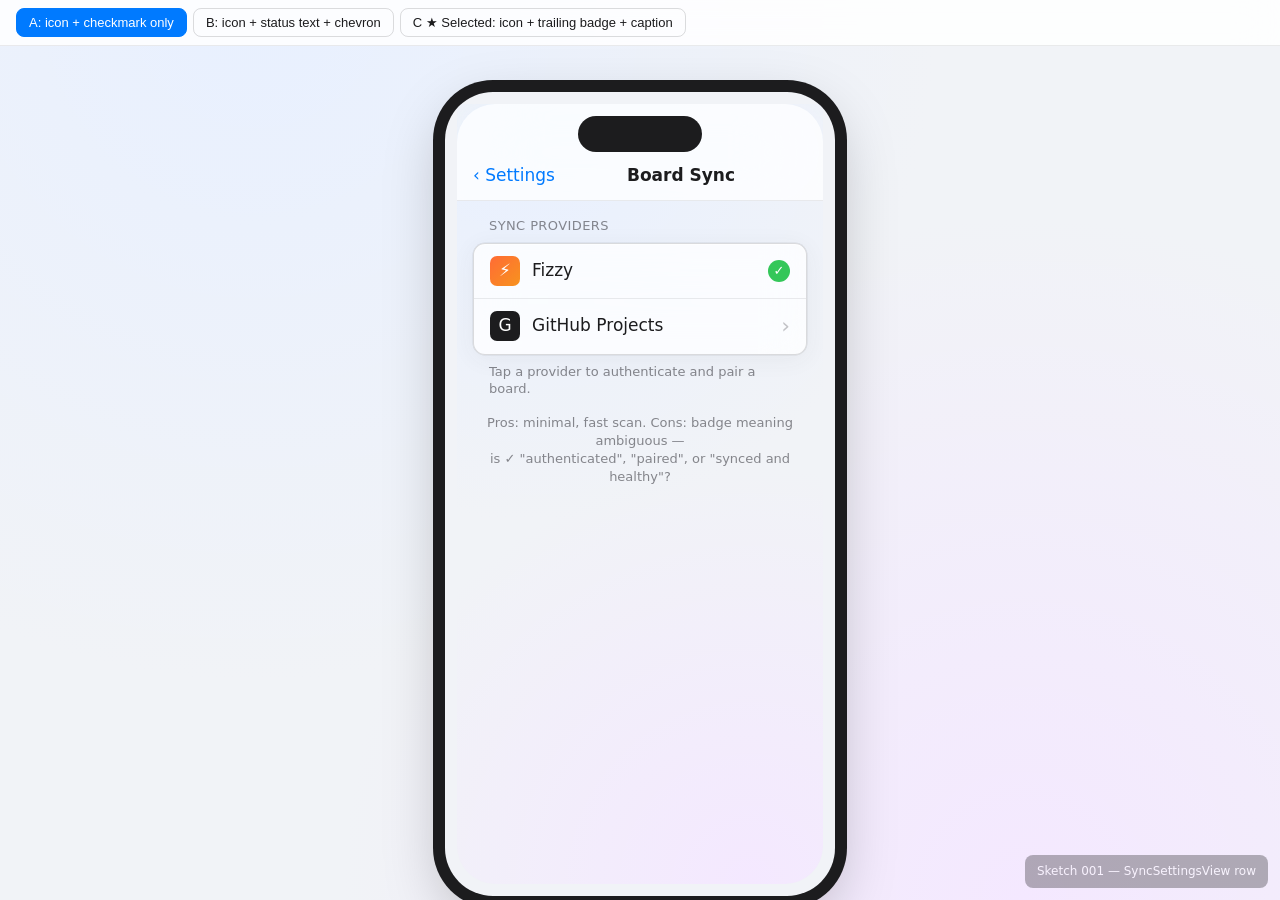
<file: .planning/sketches/001-sync-settings-row/index.html>
<!doctype html>
<html lang="en">
<head>
<meta charset="utf-8">
<meta name="viewport" content="width=device-width,initial-scale=1">
<title>Sketch 001 — SyncSettingsView row</title>
<link rel="stylesheet" href="../themes/default.css">
<style>
  /* Localized: a chip for the trailing status text */
  .row-status {
    display: inline-flex;
    align-items: center;
    gap: 4px;
    font-size: var(--text-sm);
    color: var(--color-text-secondary);
  }
  .row-status.connected { color: var(--color-success); }
  .row-status.warning { color: var(--color-warning); }

  .row-icon-fizzy { background: linear-gradient(135deg, #ff6b35, #f7931e); }
  .row-icon-github { background: #1c1c1e; }
  .row-icon-jira { background: #0052cc; }
  .row-icon-linear { background: linear-gradient(135deg, #5e6ad2, #8b91e7); }
</style>
</head>
<body>

<div id="variant-nav">
  <button class="variant-tab active" onclick="show('a', event)">A: icon + checkmark only</button>
  <button class="variant-tab" onclick="show('b', event)">B: icon + status text + chevron</button>
  <button class="variant-tab" onclick="show('c', event)">C ★ Selected: icon + trailing badge + caption</button>
</div>

<!-- ============================== Variant A ============================== -->
<div id="variant-a" class="variant active">
  <div class="device">
    <div class="device-screen">
      <div class="nav-bar">
        <span class="nav-back">‹ Settings</span>
        <span class="nav-title">Board Sync</span>
        <span class="nav-right"></span>
      </div>

      <div class="form-section">
        <div class="form-section-header">Sync Providers</div>
        <div class="form-card">
          <div class="row" onclick="alert('navigate to FizzyAuthView')">
            <div class="row-icon row-icon-fizzy">⚡︎</div>
            <div class="row-content">
              <div class="row-title">Fizzy</div>
            </div>
            <div class="row-trailing">
              <span class="badge badge-success">✓</span>
            </div>
          </div>
          <div class="row" onclick="alert('GitHub Projects (future)')">
            <div class="row-icon row-icon-github">G</div>
            <div class="row-content">
              <div class="row-title">GitHub Projects</div>
            </div>
            <div class="row-trailing chevron"></div>
          </div>
        </div>
        <div class="form-section-footer">
          Tap a provider to authenticate and pair a board.
        </div>
      </div>

      <p style="text-align:center; color: var(--color-text-secondary); font-size: var(--text-sm); padding: 0 20px;">
        Pros: minimal, fast scan. Cons: badge meaning ambiguous —<br>
        is ✓ "authenticated", "paired", or "synced and healthy"?
      </p>
    </div>
  </div>
</div>

<!-- ============================== Variant B ============================== -->
<div id="variant-b" class="variant">
  <div class="device">
    <div class="device-screen">
      <div class="nav-bar">
        <span class="nav-back">‹ Settings</span>
        <span class="nav-title">Board Sync</span>
        <span class="nav-right"></span>
      </div>

      <div class="form-section">
        <div class="form-section-header">Sync Providers</div>
        <div class="form-card">
          <!-- Connected + paired -->
          <div class="row" onclick="alert('navigate to FizzyAuthView paired state')">
            <div class="row-icon row-icon-fizzy">⚡︎</div>
            <div class="row-content">
              <div class="row-title">Fizzy</div>
              <div class="row-subtitle">Paired with “Roadmap” · Synced 2 min ago</div>
            </div>
            <div class="row-trailing chevron">
              <span class="row-status connected">Connected</span>
            </div>
          </div>
          <!-- Token revoked -->
          <div class="row" onclick="alert('navigate to FizzyAuthView 401 state')">
            <div class="row-icon row-icon-fizzy" style="opacity:0.55">⚡︎</div>
            <div class="row-content">
              <div class="row-title">Fizzy (second account)</div>
              <div class="row-subtitle">Re-enter access token</div>
            </div>
            <div class="row-trailing chevron">
              <span class="row-status warning">⚠ Action needed</span>
            </div>
          </div>
          <!-- Not set up -->
          <div class="row" onclick="alert('navigate to GitHub auth')">
            <div class="row-icon row-icon-github">G</div>
            <div class="row-content">
              <div class="row-title">GitHub Projects</div>
            </div>
            <div class="row-trailing chevron"></div>
          </div>
        </div>
        <div class="form-section-footer">
          Sync your local boards with cards on remote services.
        </div>
      </div>

      <p style="text-align:center; color: var(--color-text-secondary); font-size: var(--text-sm); padding: 0 20px;">
        Pros: fully self-explanatory. Cons: row gets tall, two-line subtitle on every row.
      </p>
    </div>
  </div>
</div>

<!-- ============================== Variant C ============================== -->
<div id="variant-c" class="variant">
  <div class="device">
    <div class="device-screen">
      <div class="nav-bar">
        <span class="nav-back">‹ Settings</span>
        <span class="nav-title">Board Sync</span>
        <span class="nav-right"></span>
      </div>

      <div class="form-section">
        <div class="form-section-header">Sync Providers</div>
        <div class="form-card">
          <div class="row">
            <div class="row-icon row-icon-fizzy">⚡︎</div>
            <div class="row-content">
              <div class="row-title">Fizzy</div>
              <div class="row-subtitle">Synced 2 min ago</div>
            </div>
            <div class="row-trailing">
              <span class="badge badge-success">✓</span>
              <span style="font-size: 18px; color: var(--color-text-tertiary);">›</span>
            </div>
          </div>
          <div class="row">
            <div class="row-icon row-icon-fizzy" style="opacity:0.55">⚡︎</div>
            <div class="row-content">
              <div class="row-title">Fizzy (second account)</div>
              <div class="row-subtitle">Tap to re-enter token</div>
            </div>
            <div class="row-trailing">
              <span class="badge badge-warning">!</span>
              <span style="font-size: 18px; color: var(--color-text-tertiary);">›</span>
            </div>
          </div>
          <div class="row">
            <div class="row-icon row-icon-github">G</div>
            <div class="row-content">
              <div class="row-title">GitHub Projects</div>
              <div class="row-subtitle">Not set up</div>
            </div>
            <div class="row-trailing">
              <span style="font-size: 18px; color: var(--color-text-tertiary);">›</span>
            </div>
          </div>
        </div>
      </div>

      <p style="text-align:center; color: var(--color-text-secondary); font-size: var(--text-sm); padding: 0 20px;">
        Hybrid: badge for icon-quick-read, subtitle for what action means.<br>
        Mid-density.
      </p>
    </div>
  </div>
</div>

<!-- Sketch tools -->
<div id="sketch-tools" style="position:fixed;bottom:12px;right:12px;z-index:9999;font-family:system-ui;font-size:12px;background:rgba(0,0,0,0.7);color:white;padding:8px 12px;border-radius:8px;opacity:0.4;transition:opacity 0.2s;" onmouseenter="this.style.opacity='1'" onmouseleave="this.style.opacity='0.4'">
  Sketch 001 — SyncSettingsView row
</div>

<script>
  function show(id, ev) {
    document.querySelectorAll('.variant').forEach(v => v.classList.remove('active'));
    document.querySelectorAll('.variant-tab').forEach(t => t.classList.remove('active'));
    document.getElementById('variant-' + id).classList.add('active');
    ev.currentTarget.classList.add('active');
  }
</script>
</body>
</html>
</file>
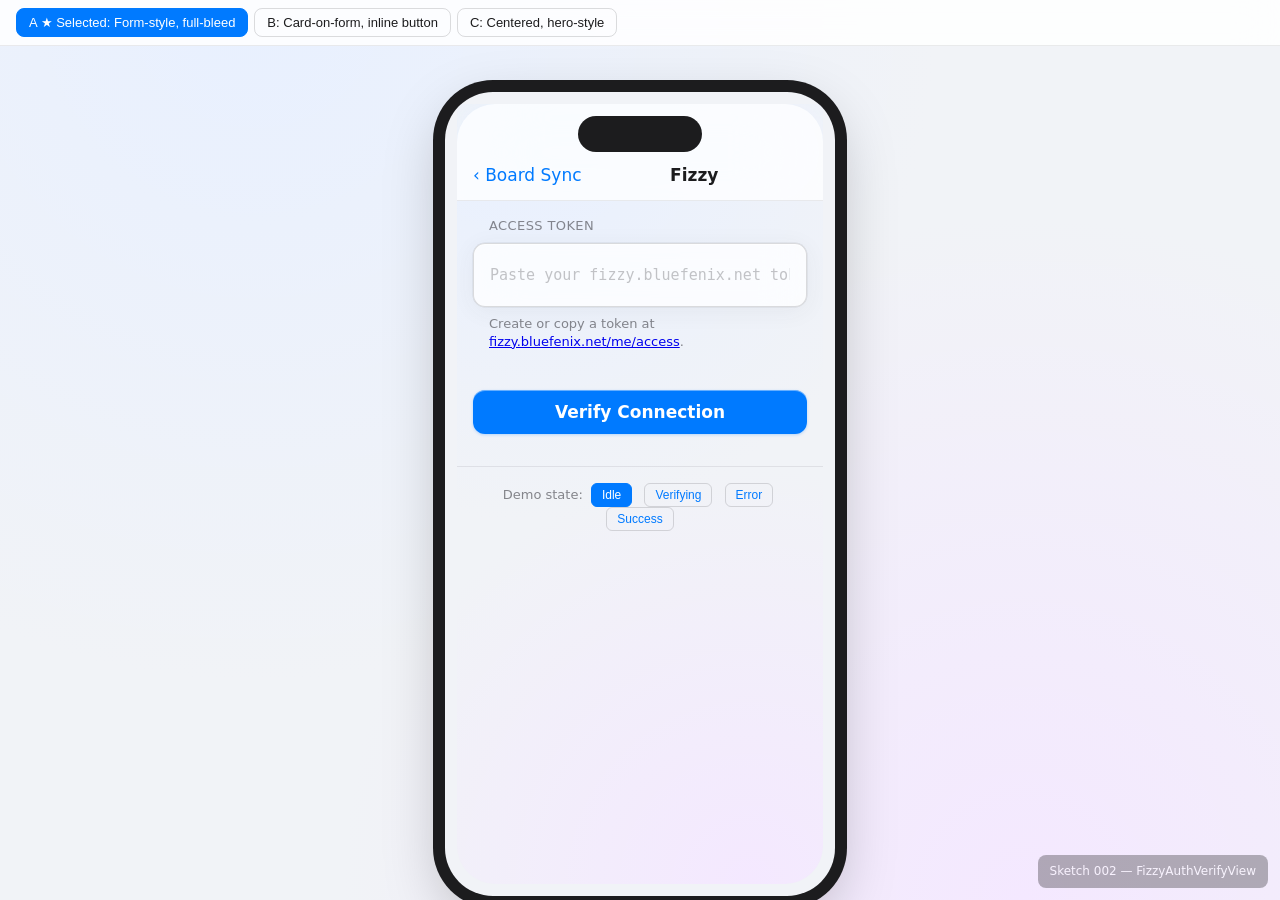
<file: .planning/sketches/002-fizzy-auth-verify/index.html>
<!doctype html>
<html lang="en">
<head>
<meta charset="utf-8">
<meta name="viewport" content="width=device-width,initial-scale=1">
<title>Sketch 002 — FizzyAuthVerifyView</title>
<link rel="stylesheet" href="../themes/default.css">
<style>
  .help-text {
    padding: 8px 16px 0 16px;
    font-size: var(--text-sm);
    color: var(--color-text-secondary);
    line-height: 1.45;
  }
  .help-text a { color: var(--color-tint); text-decoration: none; }

  .footer-button-area { padding: 24px 16px 32px 16px; }

  .centered-form {
    padding: 60px 24px 24px 24px;
    text-align: center;
  }

  .centered-form h2 {
    font-size: var(--text-xl);
    margin: 0 0 8px 0;
    font-weight: 600;
  }

  .centered-form p {
    font-size: var(--text-base);
    color: var(--color-text-secondary);
    margin: 0 0 32px 0;
    line-height: 1.45;
  }

  .token-input-floating {
    border: 0.5px solid var(--color-border);
    background: var(--color-surface);
    backdrop-filter: blur(20px);
    border-radius: var(--radius-md);
    padding: 16px;
    margin-bottom: 12px;
    text-align: left;
  }

  .input-label {
    font-size: var(--text-xs);
    text-transform: uppercase;
    letter-spacing: 0.5px;
    color: var(--color-text-secondary);
    font-weight: 600;
    display: block;
    margin-bottom: 4px;
  }

  .icon-large {
    width: 64px;
    height: 64px;
    border-radius: 16px;
    background: linear-gradient(135deg, #ff6b35, #f7931e);
    margin: 0 auto 16px auto;
    display: flex;
    align-items: center;
    justify-content: center;
    color: white;
    font-size: 32px;
  }

  .error-row {
    color: var(--color-danger);
    font-size: var(--text-sm);
    padding: 8px 16px;
    display: flex;
    align-items: center;
    gap: 6px;
  }

  .success-row {
    color: var(--color-success);
    font-size: var(--text-sm);
    padding: 8px 16px;
    display: flex;
    align-items: center;
    gap: 6px;
  }

  .spinner {
    display: inline-block;
    width: 14px;
    height: 14px;
    border: 2px solid currentColor;
    border-right-color: transparent;
    border-radius: 50%;
    animation: spin 0.6s linear infinite;
    vertical-align: middle;
    margin-right: 6px;
  }

  @keyframes spin { to { transform: rotate(360deg); } }

  .state-cycler {
    text-align: center;
    padding: 16px;
    font-size: var(--text-sm);
    color: var(--color-text-secondary);
    border-top: 0.5px solid var(--color-divider);
  }
  .state-cycler button {
    background: transparent;
    border: 1px solid var(--color-border);
    border-radius: 6px;
    padding: 4px 10px;
    margin: 0 4px;
    cursor: pointer;
    font-size: 12px;
    color: var(--color-tint);
  }
  .state-cycler button.active {
    background: var(--color-tint);
    color: white;
    border-color: var(--color-tint);
  }

  .btn-label-static { display: inline-block; }
  .btn-label-busy { display: none; }
  .btn[data-state="verifying"] .btn-label-static { display: none; }
  .btn[data-state="verifying"] .btn-label-busy { display: inline-block; }
</style>
</head>
<body>

<div id="variant-nav">
  <button class="variant-tab active" onclick="show('a', event)">A ★ Selected: Form-style, full-bleed</button>
  <button class="variant-tab" onclick="show('b', event)">B: Card-on-form, inline button</button>
  <button class="variant-tab" onclick="show('c', event)">C: Centered, hero-style</button>
</div>

<!-- ============================== Variant A — Form-style ============================== -->
<div id="variant-a" class="variant active">
  <div class="device">
    <div class="device-screen">
      <div class="nav-bar">
        <span class="nav-back">‹ Board Sync</span>
        <span class="nav-title">Fizzy</span>
        <span class="nav-right"></span>
      </div>

      <div class="form-section">
        <div class="form-section-header">Access Token</div>
        <div class="form-card">
          <div class="row" style="padding-top:14px; padding-bottom:14px;">
            <input class="input" placeholder="Paste your fizzy.bluefenix.net token" id="token-a" />
          </div>
        </div>
        <div class="form-section-footer">
          Create or copy a token at
          <a href="#">fizzy.bluefenix.net/me/access</a>.
        </div>
      </div>

      <div id="state-a-error" class="error-row" style="display:none;">
        ✕ Invalid token. Check it on fizzy.bluefenix.net and paste again.
      </div>
      <div id="state-a-success" class="success-row" style="display:none;">
        ✓ Verified — connected as Chris Pelatari (chris@pelatari.com)
      </div>

      <div class="footer-button-area">
        <button class="btn btn-primary" id="btn-a" data-state="idle" onclick="cycleState('a', 'verifying')">
          <span class="btn-label-static">Verify Connection</span>
          <span class="btn-label-busy"><span class="spinner"></span>Verifying…</span>
        </button>
      </div>

      <div class="state-cycler">
        Demo state:
        <button class="active" onclick="cycleState('a', 'idle')">Idle</button>
        <button onclick="cycleState('a', 'verifying')">Verifying</button>
        <button onclick="cycleState('a', 'error')">Error</button>
        <button onclick="cycleState('a', 'success')">Success</button>
      </div>
    </div>
  </div>
</div>

<!-- ============================== Variant B — Card on form, inline button ============================== -->
<div id="variant-b" class="variant">
  <div class="device">
    <div class="device-screen">
      <div class="nav-bar">
        <span class="nav-back">‹ Board Sync</span>
        <span class="nav-title">Fizzy</span>
        <span class="nav-right"></span>
      </div>

      <div class="form-section">
        <div class="form-section-header">Connect to Fizzy</div>
        <div class="form-card">
          <div class="row" style="padding: 14px 16px;">
            <input class="input" placeholder="Paste access token" id="token-b" />
          </div>
          <div class="row" style="padding: 0;">
            <button class="btn btn-primary" id="btn-b" data-state="idle" onclick="cycleState('b', 'verifying')"
                    style="border-radius:0; padding: 14px; box-shadow:none;">
              <span class="btn-label-static">Verify</span>
              <span class="btn-label-busy"><span class="spinner"></span>Verifying…</span>
            </button>
          </div>
        </div>
        <div class="form-section-footer">
          Token from <a href="#">fizzy.bluefenix.net/me/access</a>. Stored in Keychain.
        </div>
      </div>

      <div id="state-b-error" class="error-row" style="display:none;">
        ✕ Invalid token.
      </div>
      <div id="state-b-success" class="success-row" style="display:none;">
        ✓ Connected as Chris Pelatari · Continue to pair a board.
      </div>

      <div class="state-cycler">
        Demo state:
        <button class="active" onclick="cycleState('b', 'idle')">Idle</button>
        <button onclick="cycleState('b', 'verifying')">Verifying</button>
        <button onclick="cycleState('b', 'error')">Error</button>
        <button onclick="cycleState('b', 'success')">Success</button>
      </div>
    </div>
  </div>
</div>

<!-- ============================== Variant C — Centered hero ============================== -->
<div id="variant-c" class="variant">
  <div class="device">
    <div class="device-screen">
      <div class="nav-bar">
        <span class="nav-back">‹ Board Sync</span>
        <span class="nav-title">Fizzy</span>
        <span class="nav-right"></span>
      </div>

      <div class="centered-form">
        <div class="icon-large">⚡︎</div>
        <h2>Connect to Fizzy</h2>
        <p>Sync this board with a project on fizzy.bluefenix.net.</p>

        <div class="token-input-floating">
          <span class="input-label">Access Token</span>
          <input class="input" placeholder="claude-dev-…" id="token-c" />
        </div>

        <div id="state-c-error" class="error-row" style="display:none; justify-content:center;">
          ✕ Invalid token. Check it on Fizzy and paste again.
        </div>
        <div id="state-c-success" class="success-row" style="display:none; justify-content:center;">
          ✓ Connected as Chris Pelatari
        </div>

        <div style="margin-top: 16px;">
          <button class="btn btn-primary" id="btn-c" data-state="idle" onclick="cycleState('c', 'verifying')">
            <span class="btn-label-static">Verify Connection</span>
            <span class="btn-label-busy"><span class="spinner"></span>Verifying…</span>
          </button>
        </div>

        <p style="margin-top: 16px; font-size: var(--text-sm);">
          Need a token? <a href="#" style="color: var(--color-tint);">Open Fizzy access settings</a>
        </p>
      </div>

      <div class="state-cycler">
        Demo state:
        <button class="active" onclick="cycleState('c', 'idle')">Idle</button>
        <button onclick="cycleState('c', 'verifying')">Verifying</button>
        <button onclick="cycleState('c', 'error')">Error</button>
        <button onclick="cycleState('c', 'success')">Success</button>
      </div>
    </div>
  </div>
</div>

<div id="sketch-tools" style="position:fixed;bottom:12px;right:12px;z-index:9999;font-family:system-ui;font-size:12px;background:rgba(0,0,0,0.7);color:white;padding:8px 12px;border-radius:8px;opacity:0.4;transition:opacity 0.2s;" onmouseenter="this.style.opacity='1'" onmouseleave="this.style.opacity='0.4'">
  Sketch 002 — FizzyAuthVerifyView
</div>

<script>
  function show(id, ev) {
    document.querySelectorAll('.variant').forEach(v => v.classList.remove('active'));
    document.querySelectorAll('.variant-tab').forEach(t => t.classList.remove('active'));
    document.getElementById('variant-' + id).classList.add('active');
    ev.currentTarget.classList.add('active');
  }

  function cycleState(variant, state) {
    const err = document.getElementById('state-' + variant + '-error');
    const ok = document.getElementById('state-' + variant + '-success');
    const btn = document.getElementById('btn-' + variant);

    err.style.display = 'none';
    ok.style.display = 'none';
    btn.disabled = false;
    btn.dataset.state = 'idle';

    if (state === 'verifying') {
      btn.disabled = true;
      btn.dataset.state = 'verifying';
    } else if (state === 'error') {
      err.style.display = 'flex';
    } else if (state === 'success') {
      ok.style.display = 'flex';
    }

    const cyclers = btn.closest('.device-screen').querySelectorAll('.state-cycler button');
    cyclers.forEach(c => c.classList.toggle('active', c.textContent.toLowerCase() === state));
  }
</script>
</body>
</html>
</file>
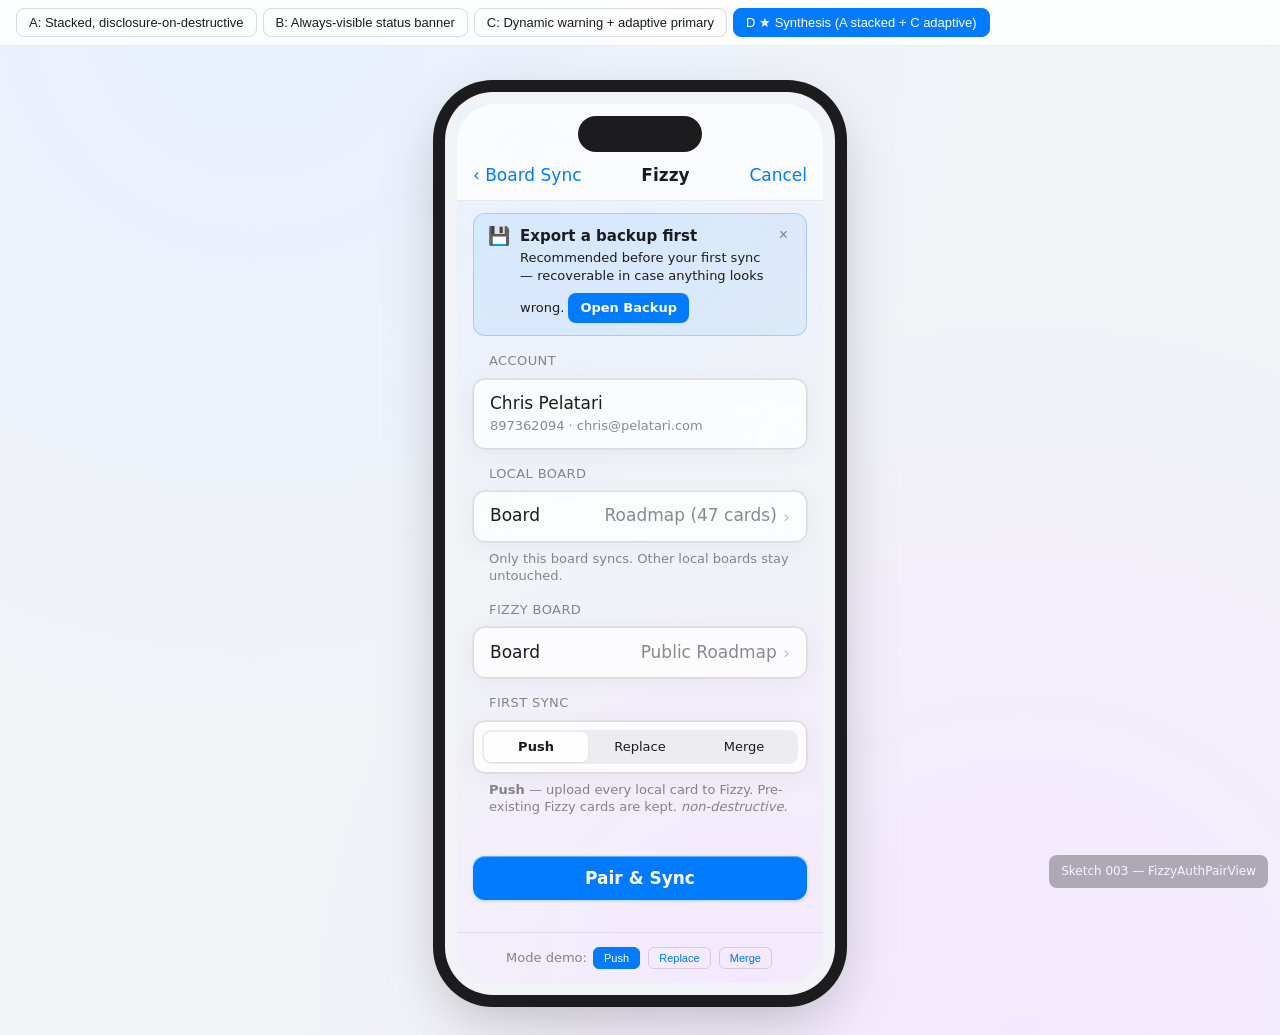
<file: .planning/sketches/003-fizzy-auth-pair/index.html>
<!doctype html>
<html lang="en">
<head>
<meta charset="utf-8">
<meta name="viewport" content="width=device-width,initial-scale=1">
<title>Sketch 003 — FizzyAuthPairView</title>
<link rel="stylesheet" href="../themes/default.css">
<style>
  .footer-button-area { padding: 24px 16px 32px 16px; }

  .destructive-warning {
    background: var(--color-danger-bg);
    border: 0.5px solid var(--color-danger-border);
    border-radius: var(--radius-md);
    padding: 12px 14px;
    margin: 8px 16px 12px 16px;
    font-size: var(--text-sm);
    color: var(--color-text);
    display: flex;
    gap: 10px;
    align-items: flex-start;
  }
  .destructive-warning .banner-icon { color: var(--color-danger); font-size: 18px; }

  .state-cycler {
    text-align: center;
    padding: 12px;
    font-size: var(--text-sm);
    color: var(--color-text-secondary);
    border-top: 0.5px solid var(--color-divider);
  }
  .state-cycler button {
    background: transparent;
    border: 1px solid var(--color-border);
    border-radius: 6px;
    padding: 4px 10px;
    margin: 2px;
    cursor: pointer;
    font-size: 11px;
    color: var(--color-tint);
  }
  .state-cycler button.active {
    background: var(--color-tint);
    color: white;
    border-color: var(--color-tint);
  }
</style>
</head>
<body>

<div id="variant-nav">
  <button class="variant-tab" onclick="show('a', event)">A: Stacked, disclosure-on-destructive</button>
  <button class="variant-tab" onclick="show('b', event)">B: Always-visible status banner</button>
  <button class="variant-tab" onclick="show('c', event)">C: Dynamic warning + adaptive primary</button>
  <button class="variant-tab active" onclick="show('d', event)">D ★ Synthesis (A stacked + C adaptive)</button>
</div>

<!-- ============================== Variant A — Stacked sections, disclosure on destructive ============================== -->
<div id="variant-a" class="variant">
  <div class="device">
    <div class="device-screen">
      <div class="nav-bar">
        <span class="nav-back">‹ Board Sync</span>
        <span class="nav-title">Fizzy</span>
        <span class="nav-right">Cancel</span>
      </div>

      <div class="banner banner-info" id="backup-banner-a">
        <span class="banner-icon">💾</span>
        <div class="banner-content">
          <strong>Export a backup first</strong>
          Recommended before your first sync — recoverable in case anything looks wrong.
          <a href="#" class="banner-cta">Open Backup</a>
        </div>
        <button class="banner-dismiss" onclick="this.closest('.banner').style.display='none'">×</button>
      </div>

      <div class="form-section">
        <div class="form-section-header">Account</div>
        <div class="form-card">
          <div class="row">
            <div class="row-content">
              <div class="row-title">Chris Pelatari</div>
              <div class="row-subtitle">897362094 · chris@pelatari.com</div>
            </div>
          </div>
        </div>
      </div>

      <div class="form-section">
        <div class="form-section-header">Local Board</div>
        <div class="form-card">
          <div class="picker-row">
            <span class="picker-label">Board</span>
            <span class="picker-value chevron">Roadmap</span>
          </div>
        </div>
        <div class="form-section-footer">
          Only this board syncs. Other local boards stay untouched.
        </div>
      </div>

      <div class="form-section">
        <div class="form-section-header">Fizzy Board</div>
        <div class="form-card">
          <div class="picker-row">
            <span class="picker-label">Board</span>
            <span class="picker-value chevron">Public Roadmap</span>
          </div>
        </div>
      </div>

      <div class="form-section">
        <div class="form-section-header">First Sync</div>
        <div class="form-card">
          <div class="segmented" style="margin: 8px;">
            <div class="segment active" onclick="setModeA('push', event)">Push</div>
            <div class="segment" onclick="setModeA('replace', event)">Replace</div>
            <div class="segment" onclick="setModeA('merge', event)">Merge</div>
          </div>
        </div>
        <div class="form-section-footer" id="mode-help-a">
          <!-- populated by JS -->
        </div>
      </div>

      <div class="destructive-warning" id="destructive-a" style="display:none;">
        <span class="banner-icon">⚠</span>
        <div>
          <strong>This will delete all 47 cards on “Roadmap”.</strong><br>
          Cannot be undone without restoring a backup. You'll confirm again on Pair &amp; Sync.
        </div>
      </div>

      <div class="footer-button-area">
        <button class="btn btn-primary" onclick="confirmA()">Pair &amp; Sync</button>
      </div>

      <div class="state-cycler">
        Mode demo:
        <button class="active" onclick="setModeA('push')">Push</button>
        <button onclick="setModeA('replace')">Replace</button>
        <button onclick="setModeA('merge')">Merge</button>
      </div>

      <div class="alert-backdrop" id="alert-a" style="display:none;">
        <div class="alert">
          <div class="alert-title">Delete and Replace?</div>
          <div class="alert-message">
            This will delete all <strong>47 cards</strong> on “Roadmap” and replace
            them with cards pulled from Fizzy. This cannot be undone.
          </div>
          <div class="alert-actions">
            <button class="alert-action" onclick="document.getElementById('alert-a').style.display='none'">Cancel</button>
            <button class="alert-action destructive" onclick="document.getElementById('alert-a').style.display='none'">Delete &amp; Replace</button>
          </div>
        </div>
      </div>
    </div>
  </div>
</div>

<!-- ============================== Variant B — Always-visible status banner under mode picker ============================== -->
<div id="variant-b" class="variant">
  <div class="device">
    <div class="device-screen">
      <div class="nav-bar">
        <span class="nav-back">‹ Board Sync</span>
        <span class="nav-title">Fizzy</span>
        <span class="nav-right">Cancel</span>
      </div>

      <div class="banner banner-info">
        <span class="banner-icon">💾</span>
        <div class="banner-content">
          <strong>Export a backup first</strong>
          Recommended before your first sync.
          <a href="#" class="banner-cta">Open Backup</a>
        </div>
        <button class="banner-dismiss" onclick="this.closest('.banner').style.display='none'">×</button>
      </div>

      <div class="form-section">
        <div class="form-section-header">Pairing</div>
        <div class="form-card">
          <div class="picker-row">
            <span class="picker-label">Account</span>
            <span class="picker-value">Chris Pelatari</span>
          </div>
          <div class="picker-row">
            <span class="picker-label">Local Board</span>
            <span class="picker-value chevron">Roadmap</span>
          </div>
          <div class="picker-row">
            <span class="picker-label">Fizzy Board</span>
            <span class="picker-value chevron">Public Roadmap</span>
          </div>
        </div>
      </div>

      <div class="form-section">
        <div class="form-section-header">First Sync Mode</div>
        <div class="form-card">
          <div class="segmented" style="margin: 8px;">
            <div class="segment active" onclick="setModeB('push', event)">Push</div>
            <div class="segment" onclick="setModeB('replace', event)">Replace</div>
            <div class="segment" onclick="setModeB('merge', event)">Merge</div>
          </div>
        </div>
      </div>

      <div id="mode-status-b" class="banner banner-info" style="margin-top: 4px;">
        <span class="banner-icon">✓</span>
        <div class="banner-content">
          <strong>Push — non-destructive</strong>
          Uploads your 47 local cards. Existing Fizzy cards are kept.
        </div>
      </div>

      <div class="footer-button-area">
        <button class="btn btn-primary" onclick="confirmB()">Pair &amp; Sync</button>
      </div>

      <div class="state-cycler">
        Mode demo:
        <button class="active" onclick="setModeB('push')">Push</button>
        <button onclick="setModeB('replace')">Replace</button>
        <button onclick="setModeB('merge')">Merge</button>
      </div>

      <div class="alert-backdrop" id="alert-b" style="display:none;">
        <div class="alert">
          <div class="alert-title">Delete and Replace?</div>
          <div class="alert-message">
            This will delete all <strong>47 cards</strong> on “Roadmap”. Cannot be undone.
          </div>
          <div class="alert-actions">
            <button class="alert-action" onclick="document.getElementById('alert-b').style.display='none'">Cancel</button>
            <button class="alert-action destructive" onclick="document.getElementById('alert-b').style.display='none'">Delete &amp; Replace</button>
          </div>
        </div>
      </div>
    </div>
  </div>
</div>

<!-- ============================== Variant C — Dynamic warning + adaptive primary ============================== -->
<div id="variant-c" class="variant">
  <div class="device">
    <div class="device-screen">
      <div class="nav-bar">
        <span class="nav-back">‹ Board Sync</span>
        <span class="nav-title">Pair Board</span>
        <span class="nav-right">Cancel</span>
      </div>

      <div class="banner banner-info" id="backup-banner-c">
        <span class="banner-icon">💾</span>
        <div class="banner-content">
          <strong>Backup recommended</strong>
          Export your data before your first sync.
          <a href="#" class="banner-cta">Open Backup</a>
        </div>
        <button class="banner-dismiss" onclick="this.closest('.banner').style.display='none'">×</button>
      </div>

      <div class="form-section">
        <div class="form-card">
          <div class="picker-row">
            <span class="picker-label">Account</span>
            <span class="picker-value">Chris Pelatari</span>
          </div>
          <div class="picker-row">
            <span class="picker-label">Local Board</span>
            <span class="picker-value chevron">Roadmap (47 cards)</span>
          </div>
          <div class="picker-row">
            <span class="picker-label">Fizzy Board</span>
            <span class="picker-value chevron">Public Roadmap</span>
          </div>
          <div class="picker-row" style="flex-direction: column; align-items: stretch;">
            <span class="picker-label" style="margin-bottom: 8px;">First Sync</span>
            <div class="segmented" style="margin: 0;">
              <div class="segment active" onclick="setModeC('push', event)">Push</div>
              <div class="segment destructive" onclick="setModeC('replace', event)">Replace</div>
              <div class="segment" onclick="setModeC('merge', event)">Merge</div>
            </div>
          </div>
        </div>
        <div class="form-section-footer" id="mode-help-c">
          <!-- populated by JS -->
        </div>
      </div>

      <div class="destructive-warning" id="destructive-c" style="display:none;">
        <span class="banner-icon">⚠</span>
        <div>
          <strong>This deletes 47 local cards.</strong><br>
          Replace mode wipes “Roadmap” and pulls Fizzy's state. Confirm again on Pair &amp; Sync.
        </div>
      </div>

      <div class="footer-button-area">
        <button class="btn btn-primary" id="primary-c" onclick="confirmC()">Pair &amp; Sync</button>
      </div>

      <div class="state-cycler">
        Mode demo:
        <button class="active" onclick="setModeC('push')">Push</button>
        <button onclick="setModeC('replace')">Replace</button>
        <button onclick="setModeC('merge')">Merge</button>
      </div>

      <div class="alert-backdrop" id="alert-c" style="display:none;">
        <div class="alert">
          <div class="alert-title">Replace 47 cards?</div>
          <div class="alert-message">
            “Roadmap” cards will be deleted and replaced with cards from Fizzy.
            This cannot be undone without restoring a backup.
          </div>
          <div class="alert-actions">
            <button class="alert-action" onclick="document.getElementById('alert-c').style.display='none'">Cancel</button>
            <button class="alert-action destructive" onclick="document.getElementById('alert-c').style.display='none'">Delete &amp; Replace</button>
          </div>
        </div>
      </div>
    </div>
  </div>
</div>

<!-- ============================== Variant D — SYNTHESIS (A stacked + C adaptive) ============================== -->
<div id="variant-d" class="variant active">
  <div class="device">
    <div class="device-screen">
      <div class="nav-bar">
        <span class="nav-back">‹ Board Sync</span>
        <span class="nav-title">Fizzy</span>
        <span class="nav-right">Cancel</span>
      </div>

      <div class="banner banner-info" id="backup-banner-d">
        <span class="banner-icon">💾</span>
        <div class="banner-content">
          <strong>Export a backup first</strong>
          Recommended before your first sync — recoverable in case anything looks wrong.
          <a href="#" class="banner-cta">Open Backup</a>
        </div>
        <button class="banner-dismiss" onclick="this.closest('.banner').style.display='none'">×</button>
      </div>

      <div class="form-section">
        <div class="form-section-header">Account</div>
        <div class="form-card">
          <div class="row">
            <div class="row-content">
              <div class="row-title">Chris Pelatari</div>
              <div class="row-subtitle">897362094 · chris@pelatari.com</div>
            </div>
          </div>
        </div>
      </div>

      <div class="form-section">
        <div class="form-section-header">Local Board</div>
        <div class="form-card">
          <div class="picker-row">
            <span class="picker-label">Board</span>
            <span class="picker-value chevron">Roadmap (47 cards)</span>
          </div>
        </div>
        <div class="form-section-footer">
          Only this board syncs. Other local boards stay untouched.
        </div>
      </div>

      <div class="form-section">
        <div class="form-section-header">Fizzy Board</div>
        <div class="form-card">
          <div class="picker-row">
            <span class="picker-label">Board</span>
            <span class="picker-value chevron">Public Roadmap</span>
          </div>
        </div>
      </div>

      <div class="form-section">
        <div class="form-section-header">First Sync</div>
        <div class="form-card">
          <div class="segmented" style="margin: 8px;">
            <div class="segment active" onclick="setModeD('push', event)">Push</div>
            <div class="segment destructive" onclick="setModeD('replace', event)">Replace</div>
            <div class="segment" onclick="setModeD('merge', event)">Merge</div>
          </div>
        </div>
        <div class="form-section-footer" id="mode-help-d">
          <!-- populated by JS -->
        </div>
      </div>

      <div class="destructive-warning" id="destructive-d" style="display:none;">
        <span class="banner-icon">⚠</span>
        <div>
          <strong>This will delete all 47 cards on “Roadmap”.</strong><br>
          Cannot be undone without restoring a backup. You'll confirm again on the next tap.
        </div>
      </div>

      <div class="footer-button-area">
        <button class="btn btn-primary" id="primary-d" onclick="confirmD()">Pair &amp; Sync</button>
      </div>

      <div class="state-cycler">
        Mode demo:
        <button class="active" onclick="setModeD('push')">Push</button>
        <button onclick="setModeD('replace')">Replace</button>
        <button onclick="setModeD('merge')">Merge</button>
      </div>

      <div class="alert-backdrop" id="alert-d" style="display:none;">
        <div class="alert">
          <div class="alert-title">Delete 47 cards on “Roadmap”?</div>
          <div class="alert-message">
            Cards on “Roadmap” will be replaced with cards from the Fizzy board
            “Public Roadmap”. This cannot be undone without restoring a backup.
          </div>
          <div class="alert-actions">
            <button class="alert-action" onclick="document.getElementById('alert-d').style.display='none'">Cancel</button>
            <button class="alert-action destructive" onclick="document.getElementById('alert-d').style.display='none'">Delete &amp; Replace</button>
          </div>
        </div>
      </div>
    </div>
  </div>
</div>

<div id="sketch-tools" style="position:fixed;bottom:12px;right:12px;z-index:9999;font-family:system-ui;font-size:12px;background:rgba(0,0,0,0.7);color:white;padding:8px 12px;border-radius:8px;opacity:0.4;transition:opacity 0.2s;" onmouseenter="this.style.opacity='1'" onmouseleave="this.style.opacity='0.4'">
  Sketch 003 — FizzyAuthPairView
</div>

<script>
  function show(id, ev) {
    document.querySelectorAll('.variant').forEach(v => v.classList.remove('active'));
    document.querySelectorAll('.variant-tab').forEach(t => t.classList.remove('active'));
    document.getElementById('variant-' + id).classList.add('active');
    ev.currentTarget.classList.add('active');
  }

  const modeCopy = {
    push: {
      label: 'Push',
      tag: 'non-destructive',
      banner: 'Uploads your 47 local cards. Existing Fizzy cards are kept.',
      help: 'upload every local card to Fizzy. Pre-existing Fizzy cards are kept.'
    },
    replace: {
      label: 'Replace',
      tag: 'destructive',
      banner: 'Deletes all 47 local cards and replaces them with Fizzy’s.',
      help: 'wipe local cards on this board and pull Fizzy’s state.'
    },
    merge: {
      label: 'Merge',
      tag: 'non-destructive (with collisions)',
      banner: 'Pushes local-only, pulls Fizzy-only. Same-title collisions are skipped.',
      help: 'pushes local-only cards, pulls Fizzy-only. Same-title collisions logged but skipped.'
    },
  };

  function renderHelp(container, mode) {
    const m = modeCopy[mode];
    container.replaceChildren();
    const strong = document.createElement('strong');
    strong.textContent = m.label;
    container.appendChild(strong);
    container.appendChild(document.createTextNode(' — ' + m.help + ' '));
    const em = document.createElement('em');
    em.textContent = m.tag;
    if (mode === 'replace') em.style.color = 'var(--color-danger)';
    container.appendChild(em);
    container.appendChild(document.createTextNode('.'));
  }

  function renderBannerStatus(container, mode) {
    const m = modeCopy[mode];
    container.replaceChildren();
    const strong = document.createElement('strong');
    strong.textContent = m.label + ' — ' + m.tag;
    container.appendChild(strong);
    container.appendChild(document.createTextNode(m.banner));
  }

  function applyMode(variant, mode) {
    const segs = document.querySelectorAll('#variant-' + variant + ' .segment');
    segs.forEach(s => s.classList.remove('active'));
    const target = Array.from(segs).find(s => s.textContent.trim().toLowerCase() === mode);
    if (target) target.classList.add('active');

    const help = document.getElementById('mode-help-' + variant);
    if (help) renderHelp(help, mode);

    const status = document.getElementById('mode-status-' + variant);
    if (status) {
      status.classList.remove('banner-info', 'banner-warning', 'banner-danger');
      const isDanger = mode === 'replace';
      status.classList.add(isDanger ? 'banner-danger' : 'banner-info');
      const icon = status.querySelector('.banner-icon');
      icon.textContent = isDanger ? '⚠' : '✓';
      const content = status.querySelector('.banner-content');
      renderBannerStatus(content, mode);
    }

    const warn = document.getElementById('destructive-' + variant);
    if (warn) warn.style.display = (mode === 'replace') ? 'flex' : 'none';

    if (variant === 'c') {
      const btn = document.getElementById('primary-c');
      btn.classList.toggle('btn-destructive', mode === 'replace');
      btn.classList.toggle('btn-primary', mode !== 'replace');
      btn.textContent = mode === 'replace' ? 'Delete & Replace' : 'Pair & Sync';
    }

    const cyclers = document.querySelectorAll('#variant-' + variant + ' .state-cycler button');
    cyclers.forEach(c => c.classList.toggle('active', c.textContent.trim().toLowerCase() === mode));
  }

  function setModeA(mode) { applyMode('a', mode); }
  function setModeB(mode) { applyMode('b', mode); }
  function setModeC(mode) { applyMode('c', mode); }
  function setModeD(mode) { applyMode('d', mode); }

  function confirmVariant(variant) {
    const activeSeg = document.querySelector('#variant-' + variant + ' .segment.active');
    const isReplace = activeSeg && activeSeg.textContent.trim().toLowerCase() === 'replace';
    if (isReplace) {
      document.getElementById('alert-' + variant).style.display = 'flex';
    } else {
      alert('Pair & Sync (' + activeSeg.textContent.trim() + ') — proceed');
    }
  }

  function confirmA() { confirmVariant('a'); }
  function confirmB() { confirmVariant('b'); }
  function confirmC() { confirmVariant('c'); }
  function confirmD() { confirmVariant('d'); }

  // Variant D's primary button transforms in replace mode (like C)
  function applyDPrimary(mode) {
    const btn = document.getElementById('primary-d');
    if (!btn) return;
    btn.classList.toggle('btn-destructive', mode === 'replace');
    btn.classList.toggle('btn-primary', mode !== 'replace');
    btn.textContent = mode === 'replace' ? 'Delete & Replace' : 'Pair & Sync';
  }

  // Patch applyMode to handle D's adaptive primary too
  const originalApplyMode = applyMode;
  applyMode = function(variant, mode) {
    originalApplyMode(variant, mode);
    if (variant === 'd') applyDPrimary(mode);
  };

  // Initialize help text for variants that show it
  ['a', 'c', 'd'].forEach(v => {
    const help = document.getElementById('mode-help-' + v);
    if (help) renderHelp(help, 'push');
  });
</script>
</body>
</html>
</file>
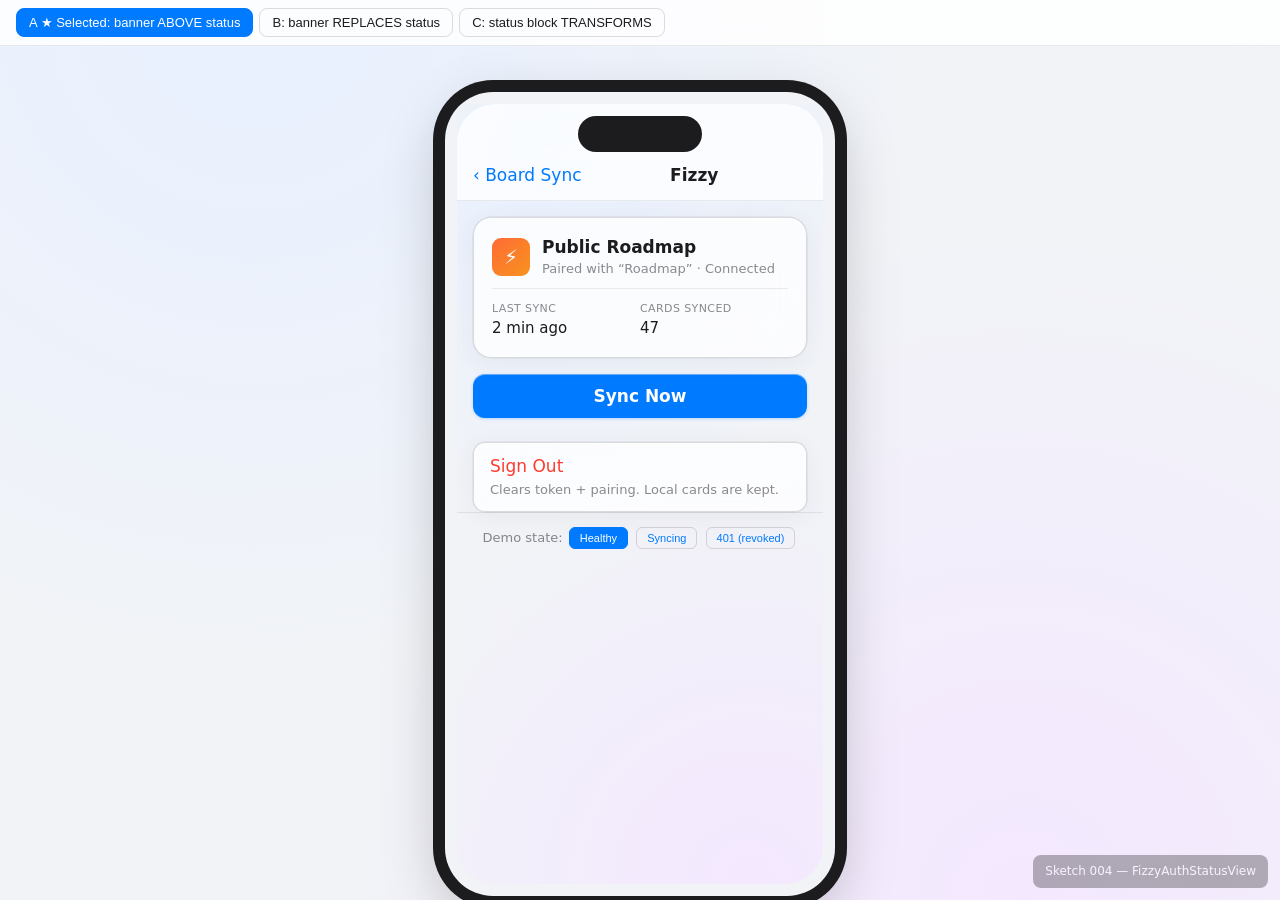
<file: .planning/sketches/004-fizzy-auth-status/index.html>
<!doctype html>
<html lang="en">
<head>
<meta charset="utf-8">
<meta name="viewport" content="width=device-width,initial-scale=1">
<title>Sketch 004 — FizzyAuthStatusView (status + 401)</title>
<link rel="stylesheet" href="../themes/default.css">
<style>
  .status-hero {
    margin: 16px;
    padding: 18px;
    background: var(--color-surface);
    backdrop-filter: blur(20px);
    border: 0.5px solid var(--color-border);
    border-radius: var(--radius-lg);
    box-shadow: var(--shadow-glass);
  }
  .status-hero-row {
    display: flex;
    align-items: center;
    gap: 12px;
    margin-bottom: 10px;
  }
  .status-hero-icon {
    width: 38px;
    height: 38px;
    border-radius: 9px;
    background: linear-gradient(135deg, #ff6b35, #f7931e);
    display: flex;
    align-items: center;
    justify-content: center;
    color: white;
    font-size: 20px;
    flex-shrink: 0;
  }
  .status-hero-title { font-weight: 600; font-size: var(--text-md); }
  .status-hero-sub { color: var(--color-text-secondary); font-size: var(--text-sm); }

  .status-metrics {
    display: grid;
    grid-template-columns: 1fr 1fr;
    gap: 0;
    margin-top: 10px;
    padding-top: 12px;
    border-top: 0.5px solid var(--color-divider);
  }
  .metric { text-align: left; }
  .metric-label {
    font-size: var(--text-xs);
    text-transform: uppercase;
    letter-spacing: 0.4px;
    color: var(--color-text-secondary);
    margin-bottom: 2px;
  }
  .metric-value { font-size: var(--text-base); font-weight: 500; }

  .button-row { padding: 0 16px; display: flex; flex-direction: column; gap: 10px; }
  .button-row .btn { width: 100%; }

  .sign-out-card { margin: 24px 16px 0 16px; }

  .state-cycler {
    text-align: center;
    padding: 12px;
    font-size: var(--text-sm);
    color: var(--color-text-secondary);
    border-top: 0.5px solid var(--color-divider);
  }
  .state-cycler button {
    background: transparent;
    border: 1px solid var(--color-border);
    border-radius: 6px;
    padding: 4px 10px;
    margin: 2px;
    cursor: pointer;
    font-size: 11px;
    color: var(--color-tint);
  }
  .state-cycler button.active {
    background: var(--color-tint);
    color: white;
    border-color: var(--color-tint);
  }

  /* Variant-specific banner placements */
  .banner-401 {
    background: var(--color-warning-bg);
    border: 0.5px solid var(--color-warning-border);
    border-radius: var(--radius-md);
    padding: 12px 14px;
    margin: 12px 16px;
    display: flex;
    gap: 10px;
    align-items: flex-start;
    font-size: var(--text-sm);
  }
  .banner-401 .icon { color: var(--color-warning); font-size: 18px; }

  .status-block-transformed {
    border-color: var(--color-warning-border) !important;
    background: var(--color-warning-bg) !important;
  }
</style>
</head>
<body>

<div id="variant-nav">
  <button class="variant-tab active" onclick="show('a', event)">A ★ Selected: banner ABOVE status</button>
  <button class="variant-tab" onclick="show('b', event)">B: banner REPLACES status</button>
  <button class="variant-tab" onclick="show('c', event)">C: status block TRANSFORMS</button>
</div>

<!-- ============================== Variant A — Banner above status ============================== -->
<div id="variant-a" class="variant active">
  <div class="device">
    <div class="device-screen">
      <div class="nav-bar">
        <span class="nav-back">‹ Board Sync</span>
        <span class="nav-title">Fizzy</span>
        <span class="nav-right"></span>
      </div>

      <!-- 401 banner (hidden by default) -->
      <div class="banner-401" id="banner-a" style="display:none;">
        <span class="icon">⚠</span>
        <div style="flex:1;">
          <strong>Re-enter Fizzy access token</strong><br>
          Your token was revoked or expired. Sync paused.
          <div style="margin-top:8px;">
            <a href="#" class="banner-cta">Re-enter Token</a>
          </div>
        </div>
      </div>

      <!-- Status hero -->
      <div class="status-hero" id="status-a">
        <div class="status-hero-row">
          <div class="status-hero-icon">⚡︎</div>
          <div>
            <div class="status-hero-title">Public Roadmap</div>
            <div class="status-hero-sub">Paired with “Roadmap” · Connected</div>
          </div>
        </div>
        <div class="status-metrics">
          <div class="metric">
            <div class="metric-label">Last Sync</div>
            <div class="metric-value">2 min ago</div>
          </div>
          <div class="metric">
            <div class="metric-label">Cards Synced</div>
            <div class="metric-value">47</div>
          </div>
        </div>
      </div>

      <div class="button-row">
        <button class="btn btn-primary" onclick="syncNowA()" id="sync-a">Sync Now</button>
      </div>

      <div class="form-section sign-out-card">
        <div class="form-card">
          <div class="row" onclick="alert('Sign out — confirm')">
            <div class="row-content">
              <div class="row-title" style="color: var(--color-danger);">Sign Out</div>
              <div class="row-subtitle">Clears token + pairing. Local cards are kept.</div>
            </div>
          </div>
        </div>
      </div>

      <div class="state-cycler">
        Demo state:
        <button class="active" onclick="setStateA('healthy')">Healthy</button>
        <button onclick="setStateA('syncing')">Syncing</button>
        <button onclick="setStateA('401')">401 (revoked)</button>
      </div>
    </div>
  </div>
</div>

<!-- ============================== Variant B — Banner replaces status ============================== -->
<div id="variant-b" class="variant">
  <div class="device">
    <div class="device-screen">
      <div class="nav-bar">
        <span class="nav-back">‹ Board Sync</span>
        <span class="nav-title">Fizzy</span>
        <span class="nav-right"></span>
      </div>

      <!-- Status hero (healthy) -->
      <div class="status-hero" id="status-b">
        <div class="status-hero-row">
          <div class="status-hero-icon">⚡︎</div>
          <div>
            <div class="status-hero-title">Public Roadmap</div>
            <div class="status-hero-sub">Paired with “Roadmap”</div>
          </div>
        </div>
        <div class="status-metrics">
          <div class="metric">
            <div class="metric-label">Last Sync</div>
            <div class="metric-value">2 min ago</div>
          </div>
          <div class="metric">
            <div class="metric-label">Cards Synced</div>
            <div class="metric-value">47</div>
          </div>
        </div>
      </div>

      <!-- 401 replacement (hidden in healthy state) -->
      <div class="banner-401" id="banner-b" style="display:none; margin: 16px;">
        <span class="icon" style="font-size: 28px;">⚠</span>
        <div style="flex:1;">
          <strong>Sync paused — re-enter access token</strong><br>
          Your Fizzy token was revoked. Last successful sync was 2 hours ago.
          <div style="margin-top:10px;">
            <a href="#" class="banner-cta">Re-enter Token</a>
          </div>
        </div>
      </div>

      <div class="button-row">
        <button class="btn btn-primary" onclick="syncNowB()" id="sync-b">Sync Now</button>
      </div>

      <div class="form-section sign-out-card">
        <div class="form-card">
          <div class="row" onclick="alert('Sign out — confirm')">
            <div class="row-content">
              <div class="row-title" style="color: var(--color-danger);">Sign Out</div>
              <div class="row-subtitle">Clears token + pairing. Local cards are kept.</div>
            </div>
          </div>
        </div>
      </div>

      <div class="state-cycler">
        Demo state:
        <button class="active" onclick="setStateB('healthy')">Healthy</button>
        <button onclick="setStateB('syncing')">Syncing</button>
        <button onclick="setStateB('401')">401 (revoked)</button>
      </div>
    </div>
  </div>
</div>

<!-- ============================== Variant C — Status block transforms in-place ============================== -->
<div id="variant-c" class="variant">
  <div class="device">
    <div class="device-screen">
      <div class="nav-bar">
        <span class="nav-back">‹ Board Sync</span>
        <span class="nav-title">Fizzy</span>
        <span class="nav-right"></span>
      </div>

      <!-- Status hero — transforms into warning in 401 state -->
      <div class="status-hero" id="status-c">
        <div class="status-hero-row">
          <div class="status-hero-icon" id="hero-icon-c">⚡︎</div>
          <div style="flex:1;">
            <div class="status-hero-title" id="hero-title-c">Public Roadmap</div>
            <div class="status-hero-sub" id="hero-sub-c">Paired with “Roadmap” · Connected</div>
          </div>
        </div>
        <div class="status-metrics" id="metrics-c">
          <div class="metric">
            <div class="metric-label">Last Sync</div>
            <div class="metric-value">2 min ago</div>
          </div>
          <div class="metric">
            <div class="metric-label">Cards Synced</div>
            <div class="metric-value">47</div>
          </div>
        </div>
      </div>

      <div class="button-row">
        <button class="btn btn-primary" onclick="syncNowC()" id="sync-c">Sync Now</button>
      </div>

      <div class="form-section sign-out-card">
        <div class="form-card">
          <div class="row" onclick="alert('Sign out — confirm')">
            <div class="row-content">
              <div class="row-title" style="color: var(--color-danger);">Sign Out</div>
              <div class="row-subtitle">Clears token + pairing. Local cards are kept.</div>
            </div>
          </div>
        </div>
      </div>

      <div class="state-cycler">
        Demo state:
        <button class="active" onclick="setStateC('healthy')">Healthy</button>
        <button onclick="setStateC('syncing')">Syncing</button>
        <button onclick="setStateC('401')">401 (revoked)</button>
      </div>
    </div>
  </div>
</div>

<div id="sketch-tools" style="position:fixed;bottom:12px;right:12px;z-index:9999;font-family:system-ui;font-size:12px;background:rgba(0,0,0,0.7);color:white;padding:8px 12px;border-radius:8px;opacity:0.4;transition:opacity 0.2s;" onmouseenter="this.style.opacity='1'" onmouseleave="this.style.opacity='0.4'">
  Sketch 004 — FizzyAuthStatusView
</div>

<script>
  function show(id, ev) {
    document.querySelectorAll('.variant').forEach(v => v.classList.remove('active'));
    document.querySelectorAll('.variant-tab').forEach(t => t.classList.remove('active'));
    document.getElementById('variant-' + id).classList.add('active');
    ev.currentTarget.classList.add('active');
  }

  function setSyncButton(btn, state) {
    btn.disabled = false;
    btn.classList.remove('btn-destructive');
    btn.classList.add('btn-primary');
    if (state === 'syncing') {
      btn.disabled = true;
      btn.replaceChildren();
      const sp = document.createElement('span');
      sp.style.cssText = 'display:inline-block;width:14px;height:14px;border:2px solid white;border-right-color:transparent;border-radius:50%;animation:spin 0.6s linear infinite;margin-right:8px;vertical-align:middle;';
      btn.appendChild(sp);
      btn.appendChild(document.createTextNode('Syncing…'));
    } else if (state === '401') {
      btn.disabled = true;
      btn.textContent = 'Sync Paused';
    } else {
      btn.textContent = 'Sync Now';
    }
  }

  function updateCycler(scope, state) {
    const cyclers = scope.querySelectorAll('.state-cycler button');
    cyclers.forEach(c => {
      const t = c.textContent.trim().toLowerCase();
      const match =
        (state === 'healthy' && t === 'healthy') ||
        (state === 'syncing' && t === 'syncing') ||
        (state === '401' && t.includes('401'));
      c.classList.toggle('active', match);
    });
  }

  function setStateA(state) {
    const banner = document.getElementById('banner-a');
    const btn = document.getElementById('sync-a');
    banner.style.display = (state === '401') ? 'flex' : 'none';
    setSyncButton(btn, state);
    updateCycler(document.getElementById('variant-a'), state);
  }

  function setStateB(state) {
    const status = document.getElementById('status-b');
    const banner = document.getElementById('banner-b');
    const btn = document.getElementById('sync-b');
    status.style.display = (state === '401') ? 'none' : 'block';
    banner.style.display = (state === '401') ? 'flex' : 'none';
    setSyncButton(btn, state);
    updateCycler(document.getElementById('variant-b'), state);
  }

  function setStateC(state) {
    const status = document.getElementById('status-c');
    const icon = document.getElementById('hero-icon-c');
    const title = document.getElementById('hero-title-c');
    const sub = document.getElementById('hero-sub-c');
    const metrics = document.getElementById('metrics-c');
    const btn = document.getElementById('sync-c');

    if (state === '401') {
      status.classList.add('status-block-transformed');
      icon.style.background = 'var(--color-warning)';
      icon.textContent = '⚠';
      title.textContent = 'Sync paused';
      sub.textContent = 'Re-enter Fizzy access token to resume sync.';
      metrics.replaceChildren();
      const link = document.createElement('a');
      link.href = '#';
      link.className = 'banner-cta';
      link.textContent = 'Re-enter Token';
      link.style.marginTop = '4px';
      metrics.appendChild(link);
    } else {
      status.classList.remove('status-block-transformed');
      icon.style.background = 'linear-gradient(135deg, #ff6b35, #f7931e)';
      icon.textContent = '⚡︎';
      title.textContent = 'Public Roadmap';
      sub.textContent = 'Paired with “Roadmap” · Connected';

      metrics.replaceChildren();
      const m1 = document.createElement('div');
      m1.className = 'metric';
      const l1 = document.createElement('div');
      l1.className = 'metric-label';
      l1.textContent = 'Last Sync';
      const v1 = document.createElement('div');
      v1.className = 'metric-value';
      v1.textContent = '2 min ago';
      m1.appendChild(l1); m1.appendChild(v1);
      const m2 = document.createElement('div');
      m2.className = 'metric';
      const l2 = document.createElement('div');
      l2.className = 'metric-label';
      l2.textContent = 'Cards Synced';
      const v2 = document.createElement('div');
      v2.className = 'metric-value';
      v2.textContent = '47';
      m2.appendChild(l2); m2.appendChild(v2);
      metrics.appendChild(m1); metrics.appendChild(m2);
    }
    setSyncButton(btn, state);
    updateCycler(document.getElementById('variant-c'), state);
  }

  function syncNowA() { setStateA('syncing'); setTimeout(() => setStateA('healthy'), 1200); }
  function syncNowB() { setStateB('syncing'); setTimeout(() => setStateB('healthy'), 1200); }
  function syncNowC() { setStateC('syncing'); setTimeout(() => setStateC('healthy'), 1200); }
</script>

<style>
  @keyframes spin { to { transform: rotate(360deg); } }
</style>
</body>
</html>
</file>
<file: .planning/sketches/themes/default.css>
/*
 * FenixKanban Phase 5 sketches — iOS 26 Liquid Glass mood.
 *
 * Translucent surfaces, layered content, subtle saturation,
 * SF-system-like typography. These sketches are throwaway HTML
 * mockups — the real implementation uses native SwiftUI components
 * which Apple themes via Liquid Glass automatically.
 */

:root {
  /* Surfaces — semi-transparent glass over a soft gradient backdrop */
  --color-bg: #f1f3f7;
  --color-bg-gradient-1: #e8f0ff;
  --color-bg-gradient-2: #f4e8ff;
  --color-surface: rgba(255, 255, 255, 0.78);
  --color-surface-elevated: rgba(255, 255, 255, 0.92);
  --color-border: rgba(60, 60, 67, 0.18);
  --color-divider: rgba(60, 60, 67, 0.10);

  /* Text — iOS system label hierarchy */
  --color-text: #1c1c1e;
  --color-text-secondary: rgba(60, 60, 67, 0.6);
  --color-text-tertiary: rgba(60, 60, 67, 0.3);

  /* Accent / tint — iOS system blue */
  --color-tint: #007aff;
  --color-tint-hover: #0066d6;

  /* Semantic */
  --color-success: #34c759;
  --color-warning: #ff9f0a;
  --color-danger: #ff3b30;
  --color-warning-bg: rgba(255, 159, 10, 0.16);
  --color-warning-border: rgba(255, 159, 10, 0.4);
  --color-danger-bg: rgba(255, 59, 48, 0.12);
  --color-danger-border: rgba(255, 59, 48, 0.35);

  /* Typography — SF stack */
  --font-sans: -apple-system, BlinkMacSystemFont, 'SF Pro Text', 'SF Pro Display', system-ui, sans-serif;
  --font-mono: ui-monospace, 'SF Mono', Menlo, monospace;
  --text-xs: 11px;
  --text-sm: 13px;
  --text-base: 15px;
  --text-md: 17px;
  --text-lg: 20px;
  --text-xl: 28px;
  --text-2xl: 34px;

  /* Spacing — iOS 8pt grid */
  --space-1: 4px;
  --space-2: 8px;
  --space-3: 12px;
  --space-4: 16px;
  --space-5: 20px;
  --space-6: 24px;
  --space-8: 32px;
  --space-10: 40px;

  /* Shapes */
  --radius-sm: 8px;
  --radius-md: 12px;
  --radius-lg: 18px;
  --radius-pill: 9999px;

  /* Shadows — Liquid Glass tends to use subtle inner highlights, not heavy drop shadows */
  --shadow-glass: 0 1px 0 rgba(255, 255, 255, 0.6) inset,
                  0 0 0 0.5px rgba(60, 60, 67, 0.12),
                  0 4px 24px rgba(60, 60, 67, 0.06);
  --shadow-button: 0 1px 0 rgba(255, 255, 255, 0.4) inset,
                   0 1px 3px rgba(0, 122, 255, 0.25);
}

/* Reset + base */
* { box-sizing: border-box; }
html, body { margin: 0; padding: 0; font-family: var(--font-sans); }

body {
  background:
    radial-gradient(circle at 20% 0%, var(--color-bg-gradient-1) 0%, transparent 50%),
    radial-gradient(circle at 80% 100%, var(--color-bg-gradient-2) 0%, transparent 50%),
    var(--color-bg);
  min-height: 100vh;
  color: var(--color-text);
  font-size: var(--text-md);
  line-height: 1.4;
  -webkit-font-smoothing: antialiased;
}

/* iOS-ish "device frame" — a phone-shaped viewport for sketches */
.device {
  max-width: 390px; /* iPhone 15 Pro logical width */
  margin: 40px auto;
  background: var(--color-bg);
  border-radius: 48px;
  padding: 12px;
  box-shadow:
    0 0 0 12px #1c1c1e,
    0 20px 60px rgba(0, 0, 0, 0.25);
  position: relative;
  overflow: hidden;
}

.device-screen {
  background:
    radial-gradient(circle at 20% 0%, var(--color-bg-gradient-1) 0%, transparent 50%),
    radial-gradient(circle at 80% 100%, var(--color-bg-gradient-2) 0%, transparent 50%),
    var(--color-bg);
  min-height: 780px;
  border-radius: 38px;
  overflow: hidden;
  position: relative;
}

/* Dynamic Island stand-in */
.device-screen::before {
  content: "";
  position: absolute;
  top: 12px;
  left: 50%;
  transform: translateX(-50%);
  width: 124px;
  height: 36px;
  background: #1c1c1e;
  border-radius: 22px;
  z-index: 100;
}

/* iOS nav bar */
.nav-bar {
  position: sticky;
  top: 0;
  z-index: 50;
  padding: 60px 16px 12px 16px;
  display: flex;
  align-items: flex-end;
  justify-content: space-between;
  background: var(--color-surface);
  backdrop-filter: blur(40px) saturate(180%);
  -webkit-backdrop-filter: blur(40px) saturate(180%);
  border-bottom: 0.5px solid var(--color-divider);
}

.nav-back {
  color: var(--color-tint);
  font-size: var(--text-md);
  display: flex;
  align-items: center;
  gap: 4px;
}

.nav-title {
  font-weight: 600;
  font-size: var(--text-md);
}

.nav-right {
  color: var(--color-tint);
  font-size: var(--text-md);
}

/* Large title variant for first level */
.nav-large-title {
  padding: 0 16px 8px 16px;
  font-size: var(--text-2xl);
  font-weight: 700;
  letter-spacing: -0.5px;
}

/* iOS-style grouped form sections */
.form-section {
  margin: 16px;
}

.form-section-header {
  padding: 0 16px 8px 16px;
  font-size: var(--text-sm);
  text-transform: uppercase;
  letter-spacing: 0.4px;
  color: var(--color-text-secondary);
  font-weight: 500;
}

.form-section-footer {
  padding: 8px 16px 0 16px;
  font-size: var(--text-sm);
  color: var(--color-text-secondary);
  line-height: 1.35;
}

.form-card {
  background: var(--color-surface);
  backdrop-filter: blur(20px) saturate(180%);
  -webkit-backdrop-filter: blur(20px) saturate(180%);
  border-radius: var(--radius-md);
  overflow: hidden;
  border: 0.5px solid var(--color-border);
  box-shadow: var(--shadow-glass);
}

.row {
  display: flex;
  align-items: center;
  padding: 12px 16px;
  min-height: 44px;
  border-bottom: 0.5px solid var(--color-divider);
  gap: 12px;
}

.row:last-child { border-bottom: none; }

.row-icon {
  width: 30px;
  height: 30px;
  border-radius: 7px;
  display: flex;
  align-items: center;
  justify-content: center;
  font-size: 17px;
  color: white;
  flex-shrink: 0;
}

.row-content { flex: 1; min-width: 0; }

.row-title {
  font-size: var(--text-md);
  color: var(--color-text);
}

.row-subtitle {
  font-size: var(--text-sm);
  color: var(--color-text-secondary);
  margin-top: 2px;
}

.row-trailing {
  display: flex;
  align-items: center;
  gap: 6px;
  color: var(--color-text-secondary);
  font-size: var(--text-md);
}

.chevron::after {
  content: "›";
  font-size: 22px;
  color: var(--color-text-tertiary);
  margin-left: 4px;
}

/* Buttons */
.btn {
  font-family: inherit;
  font-size: var(--text-md);
  font-weight: 600;
  border-radius: var(--radius-md);
  padding: 12px 18px;
  border: none;
  cursor: pointer;
  transition: all 0.15s ease;
  display: inline-flex;
  align-items: center;
  justify-content: center;
  gap: 6px;
}

.btn-primary {
  background: var(--color-tint);
  color: white;
  box-shadow: var(--shadow-button);
  width: 100%;
}
.btn-primary:hover { background: var(--color-tint-hover); }
.btn-primary:disabled {
  background: var(--color-text-tertiary);
  cursor: not-allowed;
  box-shadow: none;
}

.btn-destructive {
  background: var(--color-danger);
  color: white;
  width: 100%;
}

.btn-text {
  background: transparent;
  color: var(--color-tint);
  width: 100%;
}

.btn-text.destructive { color: var(--color-danger); }

/* Inputs */
.input {
  font-family: var(--font-mono);
  font-size: var(--text-base);
  width: 100%;
  border: none;
  background: transparent;
  outline: none;
  padding: 8px 0;
  color: var(--color-text);
}

.input::placeholder { color: var(--color-text-tertiary); }

/* Pickers */
.picker-row {
  display: flex;
  align-items: center;
  justify-content: space-between;
  padding: 12px 16px;
  min-height: 44px;
  border-bottom: 0.5px solid var(--color-divider);
}
.picker-row:last-child { border-bottom: none; }

.picker-label { font-size: var(--text-md); }

.picker-value {
  color: var(--color-text-secondary);
  display: flex;
  align-items: center;
  gap: 4px;
}

.picker-value.chevron::after {
  content: "›";
  font-size: 18px;
  margin-left: 2px;
}

/* Segmented control */
.segmented {
  display: flex;
  background: rgba(120, 120, 128, 0.12);
  border-radius: 9px;
  padding: 2px;
  margin: 12px 16px;
}

.segment {
  flex: 1;
  text-align: center;
  padding: 6px 8px;
  font-size: var(--text-sm);
  border-radius: 7px;
  cursor: pointer;
  font-weight: 500;
  color: var(--color-text);
  transition: all 0.15s;
}

.segment.active {
  background: var(--color-surface-elevated);
  box-shadow: 0 1px 2px rgba(0,0,0,0.08);
  font-weight: 600;
}

.segment.destructive.active {
  color: var(--color-danger);
}

/* Banners */
.banner {
  display: flex;
  align-items: flex-start;
  gap: 10px;
  padding: 12px 14px;
  border-radius: var(--radius-md);
  margin: 12px 16px;
  border: 0.5px solid;
  font-size: var(--text-sm);
}

.banner-icon { flex-shrink: 0; font-size: 18px; line-height: 1; padding-top: 1px; }

.banner-content { flex: 1; }

.banner-content strong {
  display: block;
  margin-bottom: 2px;
  font-weight: 600;
  font-size: var(--text-base);
}

.banner-info {
  background: rgba(0, 122, 255, 0.08);
  border-color: rgba(0, 122, 255, 0.25);
  color: var(--color-text);
}

.banner-info .banner-icon { color: var(--color-tint); }

.banner-warning {
  background: var(--color-warning-bg);
  border-color: var(--color-warning-border);
  color: var(--color-text);
}

.banner-warning .banner-icon { color: var(--color-warning); }

.banner-danger {
  background: var(--color-danger-bg);
  border-color: var(--color-danger-border);
}

.banner-danger .banner-icon { color: var(--color-danger); }

.banner-cta {
  margin-top: 8px;
  display: inline-block;
  padding: 6px 12px;
  background: var(--color-tint);
  color: white;
  border-radius: 8px;
  font-size: var(--text-sm);
  font-weight: 600;
  cursor: pointer;
  text-decoration: none;
}

.banner-dismiss {
  background: transparent;
  border: none;
  color: var(--color-text-secondary);
  cursor: pointer;
  font-size: 16px;
  padding: 0 4px;
  align-self: flex-start;
}

/* Status badges */
.badge {
  display: inline-flex;
  align-items: center;
  justify-content: center;
  width: 22px;
  height: 22px;
  border-radius: 50%;
  font-size: 13px;
  color: white;
  flex-shrink: 0;
}

.badge-success { background: var(--color-success); }
.badge-warning { background: var(--color-warning); }
.badge-danger { background: var(--color-danger); }

/* Status indicator chip (inline) */
.status-chip {
  display: inline-flex;
  align-items: center;
  gap: 4px;
  font-size: var(--text-sm);
  font-weight: 500;
}

.status-chip.connected { color: var(--color-success); }
.status-chip.action-needed { color: var(--color-warning); }
.status-chip.not-set-up { color: var(--color-text-secondary); }

/* Confirmation alert (modal) */
.alert-backdrop {
  position: absolute;
  inset: 0;
  background: rgba(0, 0, 0, 0.4);
  display: flex;
  align-items: center;
  justify-content: center;
  z-index: 200;
  border-radius: 38px;
}

.alert {
  background: rgba(247, 247, 247, 0.96);
  backdrop-filter: blur(30px);
  border-radius: 14px;
  padding: 18px 18px 0 18px;
  width: 270px;
  text-align: center;
  border: 0.5px solid var(--color-border);
}

.alert-title {
  font-weight: 600;
  font-size: var(--text-md);
  margin-bottom: 4px;
}

.alert-message {
  font-size: var(--text-sm);
  color: var(--color-text);
  margin-bottom: 14px;
}

.alert-actions {
  margin: 0 -18px;
  border-top: 0.5px solid var(--color-divider);
  display: flex;
}

.alert-action {
  flex: 1;
  padding: 12px;
  font-size: var(--text-md);
  color: var(--color-tint);
  background: transparent;
  border: none;
  cursor: pointer;
}

.alert-action + .alert-action {
  border-left: 0.5px solid var(--color-divider);
}

.alert-action.destructive { color: var(--color-danger); font-weight: 600; }
.alert-action.preferred { font-weight: 600; }

/* Variant tabs */
#variant-nav {
  position: fixed;
  top: 0;
  left: 0;
  right: 0;
  z-index: 9998;
  background: rgba(255, 255, 255, 0.85);
  backdrop-filter: blur(20px);
  border-bottom: 1px solid var(--color-divider);
  padding: 8px 16px;
  display: flex;
  gap: 6px;
  font-family: var(--font-sans);
  flex-wrap: wrap;
}

.variant-tab {
  background: transparent;
  border: 1px solid var(--color-border);
  border-radius: 8px;
  padding: 6px 12px;
  font-size: var(--text-sm);
  cursor: pointer;
  color: var(--color-text);
  font-weight: 500;
}

.variant-tab.active {
  background: var(--color-tint);
  color: white;
  border-color: var(--color-tint);
}

.variant { display: none; }
.variant.active { display: block; }

body { padding-top: 52px; }
</file>
